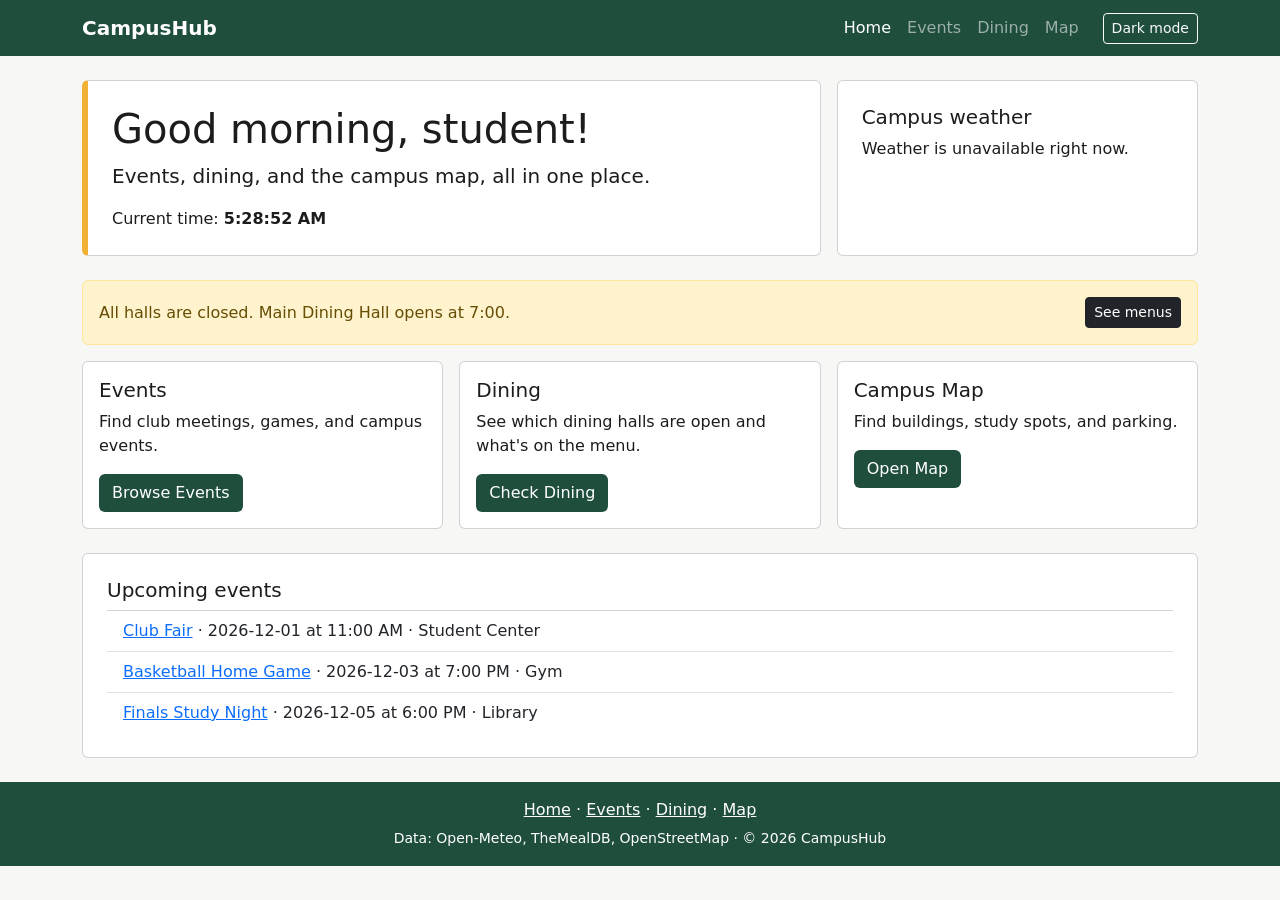
<file: index.html>
<!DOCTYPE html>
<html lang="en">
<head>
  <meta charset="UTF-8">
  <meta name="viewport" content="width=device-width, initial-scale=1.0">
  <title>CampusHub | Home</title>
  <!-- Bootstrap CSS first, then my own styles so mine can override it -->
  <link href="https://cdn.jsdelivr.net/npm/bootstrap@5.3.3/dist/css/bootstrap.min.css" rel="stylesheet">
  <link rel="stylesheet" href="style.css">
</head>
<body data-page="home">
  <a class="skip-link" href="#main">Skip to main content</a>

  <!-- ===== HEADER / NAVIGATION (same on every page) ===== -->
  <header>
    <nav class="navbar navbar-expand-md navbar-dark bg-campus">
      <div class="container">
        <a class="navbar-brand fw-bold" href="index.html">CampusHub</a>
        <button class="navbar-toggler" type="button" data-bs-toggle="collapse" data-bs-target="#mainNav"
                aria-controls="mainNav" aria-expanded="false" aria-label="Toggle navigation">
          <span class="navbar-toggler-icon"></span>
        </button>
        <div class="collapse navbar-collapse" id="mainNav">
          <ul class="navbar-nav ms-auto">
            <li class="nav-item"><a class="nav-link active" aria-current="page" href="index.html">Home</a></li>
            <li class="nav-item"><a class="nav-link" href="events.html">Events</a></li>
            <li class="nav-item"><a class="nav-link" href="dining.html">Dining</a></li>
            <li class="nav-item"><a class="nav-link" href="map.html">Map</a></li>
          </ul>
          <button id="themeToggle" class="btn btn-outline-light btn-sm ms-md-3 mt-2 mt-md-0">Dark mode</button>
        </div>
      </div>
    </nav>
  </header>

  <main id="main" class="container my-4">
    <!-- ===== HERO + LIVE CLOCK + WEATHER ===== -->
    <section class="row g-3 mb-4">
      <div class="col-lg-8">
        <div class="card h-100 p-4 hero">
          <h1 id="greeting">Welcome to CampusHub</h1>
          <p class="lead">Events, dining, and the campus map, all in one place.</p>
          <p class="mb-0">Current time: <strong id="clock">--:--</strong></p>
        </div>
      </div>
      <div class="col-lg-4">
        <!-- Weather comes from the Open-Meteo API (see script.js) -->
        <div class="card h-100 p-4" aria-live="polite">
          <h2 class="h5">Campus weather</h2>
          <div id="weather">Loading weather...</div>
        </div>
      </div>
    </section>

    <!-- ===== NEXT MEAL COUNTDOWN ===== -->
    <section class="alert alert-warning d-flex justify-content-between align-items-center" aria-live="polite">
      <span id="mealCountdown">Checking dining hours...</span>
      <a href="dining.html" class="btn btn-sm btn-dark">See menus</a>
    </section>

    <!-- ===== FEATURE CARDS ===== -->
    <section class="row g-3 mb-4">
      <div class="col-md-4">
        <div class="card h-100 feature-card">
          <div class="card-body">
            <h2 class="h5">Events</h2>
            <p>Find club meetings, games, and campus events.</p>
            <a href="events.html" class="btn btn-campus">Browse Events</a>
          </div>
        </div>
      </div>
      <div class="col-md-4">
        <div class="card h-100 feature-card">
          <div class="card-body">
            <h2 class="h5">Dining</h2>
            <p>See which dining halls are open and what's on the menu.</p>
            <a href="dining.html" class="btn btn-campus">Check Dining</a>
          </div>
        </div>
      </div>
      <div class="col-md-4">
        <div class="card h-100 feature-card">
          <div class="card-body">
            <h2 class="h5">Campus Map</h2>
            <p>Find buildings, study spots, and parking.</p>
            <a href="map.html" class="btn btn-campus">Open Map</a>
          </div>
        </div>
      </div>
    </section>

    <!-- ===== TODAY AT A GLANCE (filled in by JavaScript) ===== -->
    <section class="card p-4">
      <h2 class="h5">Upcoming events</h2>
      <ul id="upcomingList" class="list-group list-group-flush"></ul>
    </section>
  </main>

  <!-- ===== FOOTER (same on every page) ===== -->
  <footer class="bg-campus text-white text-center py-3 mt-4">
    <p class="mb-1"><a href="index.html">Home</a> · <a href="events.html">Events</a> · <a href="dining.html">Dining</a> · <a href="map.html">Map</a></p>
    <small>Data: Open-Meteo, TheMealDB, OpenStreetMap · © 2026 CampusHub</small>
  </footer>

  <script src="https://cdn.jsdelivr.net/npm/bootstrap@5.3.3/dist/js/bootstrap.bundle.min.js"></script>
  <script src="script.js"></script>
</body>
</html>
</file>
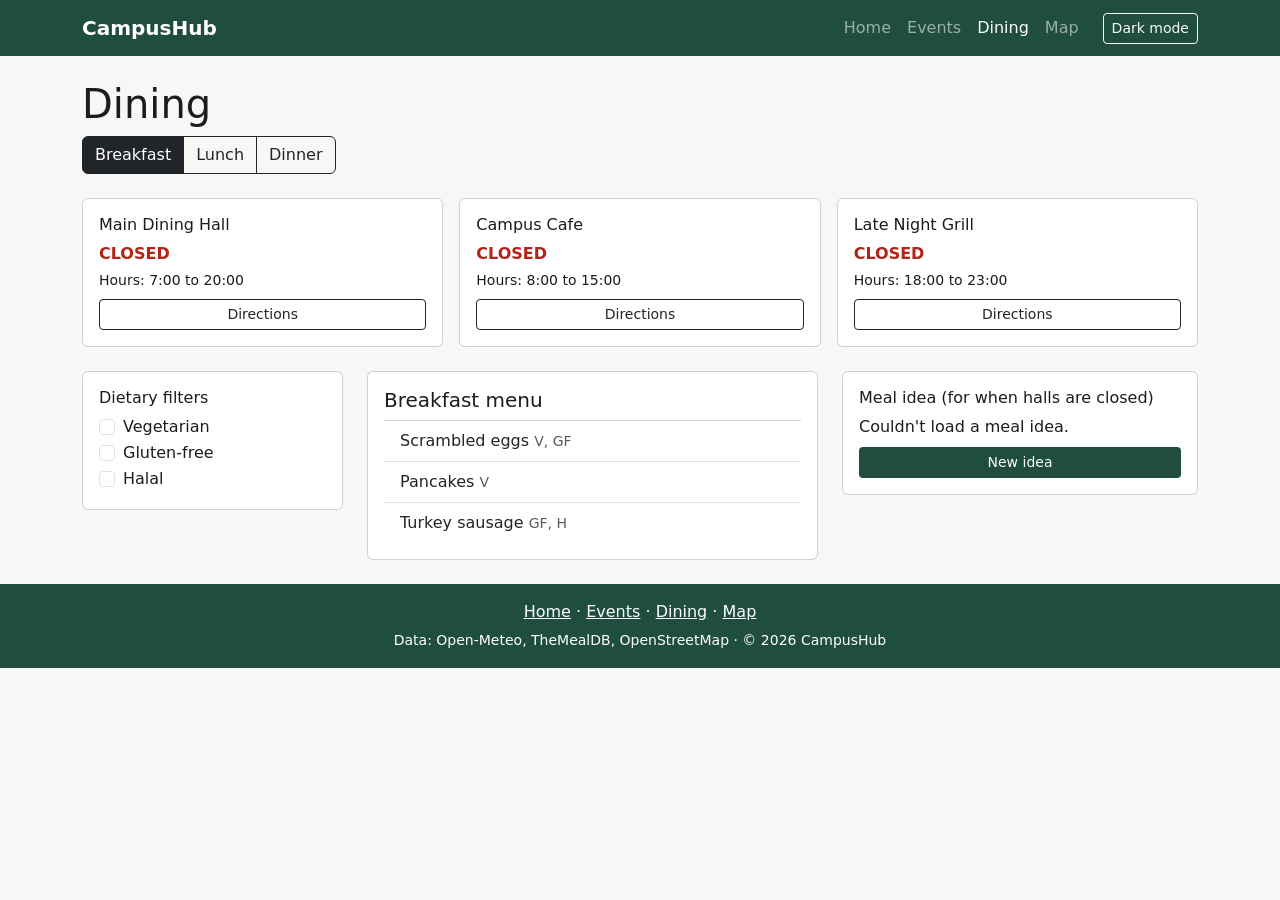
<file: dining.html>
<!DOCTYPE html>
<html lang="en">
<head>
  <meta charset="UTF-8">
  <meta name="viewport" content="width=device-width, initial-scale=1.0">
  <title>CampusHub | Dining</title>
  <link href="https://cdn.jsdelivr.net/npm/bootstrap@5.3.3/dist/css/bootstrap.min.css" rel="stylesheet">
  <link rel="stylesheet" href="style.css">
</head>
<body data-page="dining">
  <a class="skip-link" href="#main">Skip to main content</a>

  <!-- ===== HEADER / NAVIGATION ===== -->
  <header>
    <nav class="navbar navbar-expand-md navbar-dark bg-campus">
      <div class="container">
        <a class="navbar-brand fw-bold" href="index.html">CampusHub</a>
        <button class="navbar-toggler" type="button" data-bs-toggle="collapse" data-bs-target="#mainNav"
                aria-controls="mainNav" aria-expanded="false" aria-label="Toggle navigation">
          <span class="navbar-toggler-icon"></span>
        </button>
        <div class="collapse navbar-collapse" id="mainNav">
          <ul class="navbar-nav ms-auto">
            <li class="nav-item"><a class="nav-link" href="index.html">Home</a></li>
            <li class="nav-item"><a class="nav-link" href="events.html">Events</a></li>
            <li class="nav-item"><a class="nav-link active" aria-current="page" href="dining.html">Dining</a></li>
            <li class="nav-item"><a class="nav-link" href="map.html">Map</a></li>
          </ul>
          <button id="themeToggle" class="btn btn-outline-light btn-sm ms-md-3 mt-2 mt-md-0">Dark mode</button>
        </div>
      </div>
    </nav>
  </header>

  <main id="main" class="container my-4">
    <h1>Dining</h1>

    <!-- ===== MEAL TABS ===== -->
    <div class="btn-group mb-4" role="group" aria-label="Choose a meal">
      <button class="btn btn-outline-dark meal-tab" data-meal="breakfast">Breakfast</button>
      <button class="btn btn-outline-dark meal-tab" data-meal="lunch">Lunch</button>
      <button class="btn btn-outline-dark meal-tab" data-meal="dinner">Dinner</button>
    </div>

    <!-- ===== HALL STATUS CARDS (open/closed is worked out in JavaScript) ===== -->
    <section id="hallCards" class="row g-3 mb-4" aria-live="polite"></section>

    <div class="row g-4">
      <!-- ===== DIETARY FILTERS ===== -->
      <aside class="col-md-3">
        <div class="card p-3">
          <h2 class="h6">Dietary filters</h2>
          <div class="form-check"><input class="form-check-input diet" type="checkbox" value="V" id="dietV"><label class="form-check-label" for="dietV">Vegetarian</label></div>
          <div class="form-check"><input class="form-check-input diet" type="checkbox" value="GF" id="dietGF"><label class="form-check-label" for="dietGF">Gluten-free</label></div>
          <div class="form-check"><input class="form-check-input diet" type="checkbox" value="H" id="dietH"><label class="form-check-label" for="dietH">Halal</label></div>
        </div>
      </aside>

      <!-- ===== MENU LIST ===== -->
      <section class="col-md-5">
        <div class="card p-3">
          <h2 class="h5" id="menuTitle">Menu</h2>
          <ul id="menuList" class="list-group list-group-flush"></ul>
        </div>
      </section>

      <!-- ===== MEAL IDEA (TheMealDB API) ===== -->
      <section class="col-md-4">
        <div class="card p-3" aria-live="polite">
          <h2 class="h6">Meal idea (for when halls are closed)</h2>
          <div id="mealIdea">Loading a meal idea...</div>
          <button id="newIdea" class="btn btn-campus btn-sm mt-2">New idea</button>
        </div>
      </section>
    </div>
  </main>

  <!-- ===== FOOTER ===== -->
  <footer class="bg-campus text-white text-center py-3 mt-4">
    <p class="mb-1"><a href="index.html">Home</a> · <a href="events.html">Events</a> · <a href="dining.html">Dining</a> · <a href="map.html">Map</a></p>
    <small>Data: Open-Meteo, TheMealDB, OpenStreetMap · © 2026 CampusHub</small>
  </footer>

  <script src="https://cdn.jsdelivr.net/npm/bootstrap@5.3.3/dist/js/bootstrap.bundle.min.js"></script>
  <script src="script.js"></script>
</body>
</html>
</file>
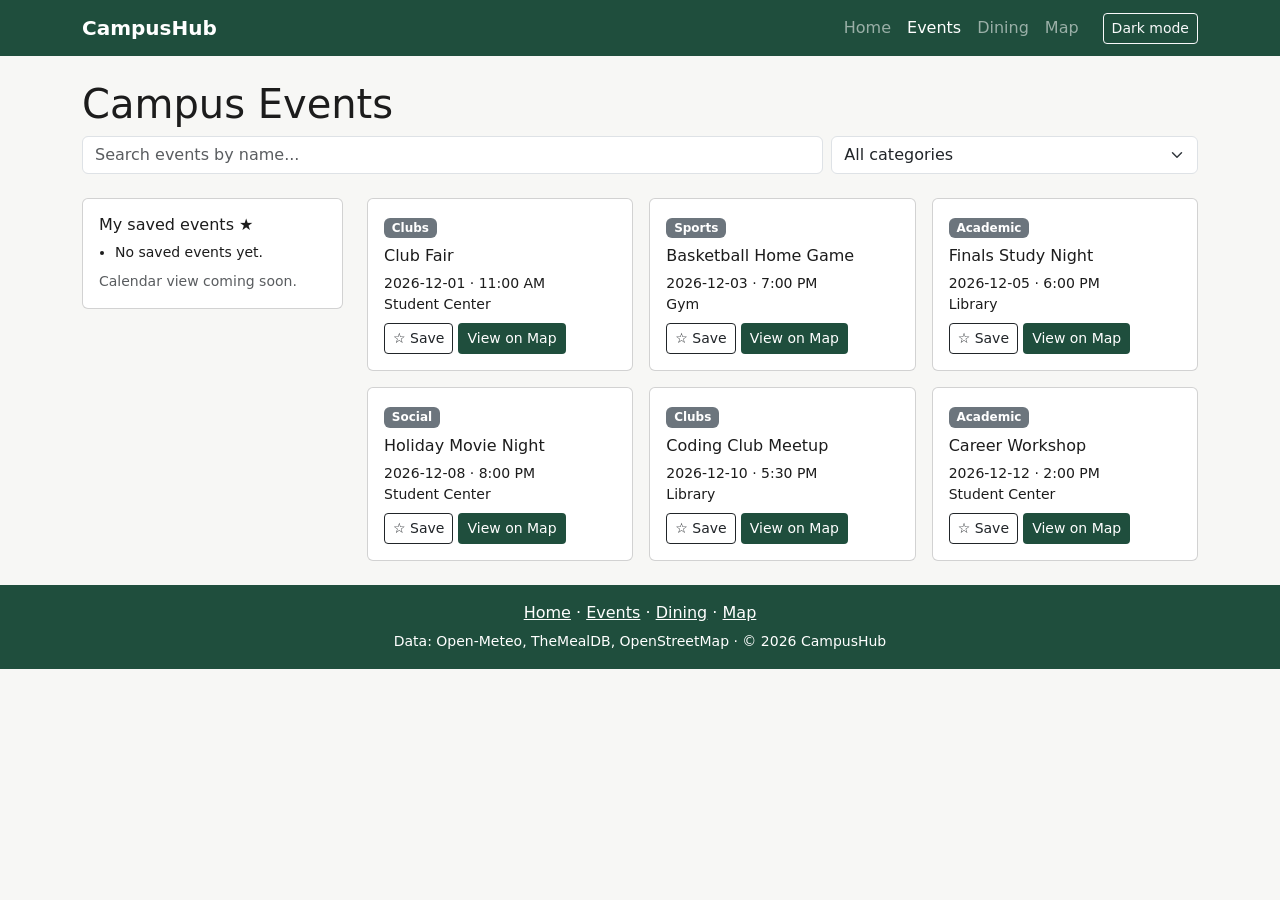
<file: events.html>
<!DOCTYPE html>
<html lang="en">
<head>
  <meta charset="UTF-8">
  <meta name="viewport" content="width=device-width, initial-scale=1.0">
  <title>CampusHub | Events</title>
  <link href="https://cdn.jsdelivr.net/npm/bootstrap@5.3.3/dist/css/bootstrap.min.css" rel="stylesheet">
  <link rel="stylesheet" href="style.css">
</head>
<body data-page="events">
  <a class="skip-link" href="#main">Skip to main content</a>

  <!-- ===== HEADER / NAVIGATION ===== -->
  <header>
    <nav class="navbar navbar-expand-md navbar-dark bg-campus">
      <div class="container">
        <a class="navbar-brand fw-bold" href="index.html">CampusHub</a>
        <button class="navbar-toggler" type="button" data-bs-toggle="collapse" data-bs-target="#mainNav"
                aria-controls="mainNav" aria-expanded="false" aria-label="Toggle navigation">
          <span class="navbar-toggler-icon"></span>
        </button>
        <div class="collapse navbar-collapse" id="mainNav">
          <ul class="navbar-nav ms-auto">
            <li class="nav-item"><a class="nav-link" href="index.html">Home</a></li>
            <li class="nav-item"><a class="nav-link active" aria-current="page" href="events.html">Events</a></li>
            <li class="nav-item"><a class="nav-link" href="dining.html">Dining</a></li>
            <li class="nav-item"><a class="nav-link" href="map.html">Map</a></li>
          </ul>
          <button id="themeToggle" class="btn btn-outline-light btn-sm ms-md-3 mt-2 mt-md-0">Dark mode</button>
        </div>
      </div>
    </nav>
  </header>

  <main id="main" class="container my-4">
    <h1>Campus Events</h1>

    <!-- ===== SEARCH + FILTER BAR ===== -->
    <section class="row g-2 mb-4">
      <div class="col-md-8">
        <label for="eventSearch" class="visually-hidden">Search events</label>
        <input id="eventSearch" type="search" class="form-control" placeholder="Search events by name...">
      </div>
      <div class="col-md-4">
        <label for="categoryFilter" class="visually-hidden">Filter by category</label>
        <select id="categoryFilter" class="form-select">
          <option value="all">All categories</option>
          <option value="Clubs">Clubs</option>
          <option value="Sports">Sports</option>
          <option value="Academic">Academic</option>
          <option value="Social">Social</option>
        </select>
      </div>
    </section>

    <div class="row g-4">
      <!-- ===== SIDEBAR: SAVED EVENTS ===== -->
      <aside class="col-lg-3">
        <div class="card p-3">
          <h2 class="h6">My saved events ★</h2>
          <ul id="savedList" class="small mb-0 ps-3"></ul>
          <!-- Calendar view is planned for the final version -->
          <p class="small text-muted mt-2 mb-0">Calendar view coming soon.</p>
        </div>
      </aside>

      <!-- ===== EVENT CARDS (built by JavaScript from the events array) ===== -->
      <section class="col-lg-9">
        <div id="eventGrid" class="row g-3"></div>
        <p id="noResults" class="text-muted d-none">No events match your search.</p>
      </section>
    </div>
  </main>

  <!-- ===== FOOTER ===== -->
  <footer class="bg-campus text-white text-center py-3 mt-4">
    <p class="mb-1"><a href="index.html">Home</a> · <a href="events.html">Events</a> · <a href="dining.html">Dining</a> · <a href="map.html">Map</a></p>
    <small>Data: Open-Meteo, TheMealDB, OpenStreetMap · © 2026 CampusHub</small>
  </footer>

  <script src="https://cdn.jsdelivr.net/npm/bootstrap@5.3.3/dist/js/bootstrap.bundle.min.js"></script>
  <script src="script.js"></script>
</body>
</html>
</file>
<file: style.css>
/* ===================================================
   CampusHub custom styles
   Loaded AFTER Bootstrap so these rules can override it
   =================================================== */

/* ----- Color variables (easy to change in one place) ----- */
:root {
  --campus-main: #1f4e3d;   /* dark green */
  --campus-accent: #f2b134; /* gold */
  --page-bg: #f7f7f5;
  --text: #1c1c1c;
  --card-bg: #ffffff;
}

/* Dark mode: same variables, darker values */
body.dark {
  --page-bg: #121212;
  --text: #f1f1f1;
  --card-bg: #1e1e1e;
}

body {
  background: var(--page-bg);
  color: var(--text);
}

.card {
  background: var(--card-bg);
  color: var(--text);
}

/* ----- Header, footer, buttons ----- */
.bg-campus { background: var(--campus-main); }

footer a { color: #fff; }

.btn-campus {
  background: var(--campus-main);
  color: #fff;
}
.btn-campus:hover,
.btn-campus:focus {
  background: var(--campus-accent);
  color: #000;
}

/* ----- Accessibility: skip link and visible focus ----- */
.skip-link {
  position: absolute;
  left: -999px;
}
.skip-link:focus {
  left: 10px;
  top: 10px;
  background: #fff;
  padding: 8px;
  z-index: 1000;
}
a:focus-visible,
button:focus-visible {
  outline: 3px solid var(--campus-accent);
  outline-offset: 2px;
}

/* ----- Home page ----- */
.hero {
  border-left: 6px solid var(--campus-accent);
}
.feature-card {
  transition: transform 0.2s;
}
.feature-card:hover {
  transform: translateY(-4px);
}

/* ----- Events page ----- */
.event-card .save-btn.saved {
  background: var(--campus-accent);
}

/* ----- Dining page ----- */
.status-open { color: #1a7f37; font-weight: bold; }
.status-closed { color: #b42318; font-weight: bold; }
.meal-img {
  width: 100%;
  border-radius: 6px;
}

/* ----- Map page ----- */
#map {
  height: 450px;
  border-radius: 8px;
}

/* ----- Responsive: smaller map on phones ----- */
@media (max-width: 767px) {
  #map { height: 320px; }
  h1 { font-size: 1.8rem; }
}
</file>
